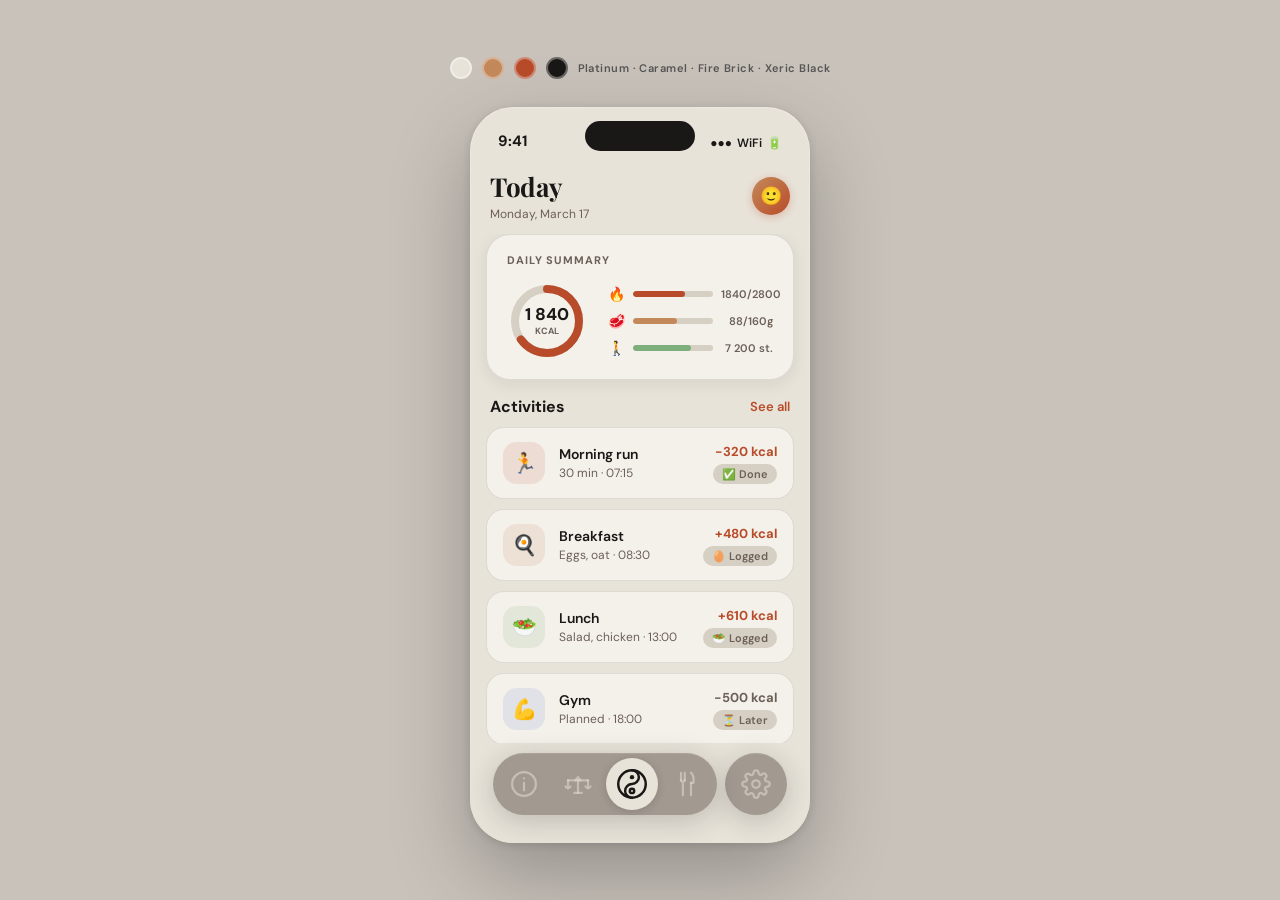
<file: web-ui/index.html>
<!DOCTYPE html>
<html lang="en">
<head>
  <meta charset="UTF-8" />
  <meta name="viewport" content="width=device-width, initial-scale=1.0" />
  <title>Balans</title>
  <link rel="preconnect" href="https://fonts.googleapis.com">
  <link href="https://fonts.googleapis.com/css2?family=Playfair+Display:wght@700;800&family=DM+Sans:wght@400;500;600;700&display=swap" rel="stylesheet">
  <link rel="stylesheet" href="style.css">
</head>
<body>

  <div class="palette-strip">
    <div class="swatch" style="background:#E8E3D9"></div>
    <div class="swatch" style="background:#C4895A"></div>
    <div class="swatch" style="background:#B84C2A"></div>
    <div class="swatch" style="background:#1A1817"></div>
    <span class="palette-label">Platinum · Caramel · Fire Brick · Xeric Black</span>
  </div>

  <div class="phone">
    <div class="island"></div>

    <!-- Status bar -->
    <div class="status-bar">
      <span class="status-time">9:41</span>
      <div class="status-icons">
        <span>●●●</span>
        <span>WiFi</span>
        <span>🔋</span>
      </div>
    </div>

    <!-- Top nav (title updates per screen) -->
    <div class="nav-top">
      <div>
        <div class="nav-top-title">Today</div>
        <div class="nav-top-date">Monday, March 17</div>
      </div>
      <div class="nav-top-avatar">🙂</div>
    </div>

    <!-- Dynamic screen content -->
    <div id="screen" class="screen"></div>

    <!-- Tab bar -->
    <div class="tab-bar-wrap">
      <div class="tab-bar">
        <div class="tab-pill">

          <!-- 1. Info -->
          <button class="tab" onclick="setTab(this,'info')" title="Info">
            <svg class="tab-icon" viewBox="0 0 24 24" fill="none" stroke="currentColor" stroke-width="1.8" stroke-linecap="round" stroke-linejoin="round">
              <circle cx="12" cy="12" r="9.5"/>
              <line x1="12" y1="11" x2="12" y2="17"/>
              <circle cx="12" cy="7.5" r="0.9" fill="currentColor" stroke="none"/>
            </svg>
          </button>

          <!-- 2. Weight / Scales -->
          <button class="tab" onclick="setTab(this,'scale')" title="Weight">
            <svg class="tab-icon" viewBox="0 0 24 24" fill="none" stroke="currentColor" stroke-width="1.8" stroke-linecap="round" stroke-linejoin="round">
              <line x1="12" y1="9" x2="12" y2="19"/>
              <line x1="9"  y1="19" x2="15" y2="19"/>
              <path d="M10,9 L12,6.5 L14,9"/>
              <line x1="4" y1="9" x2="20" y2="9"/>
              <line x1="4" y1="9" x2="4" y2="14"/>
              <path d="M2,14 Q4,17 6,14"/>
              <line x1="20" y1="9" x2="20" y2="14"/>
              <path d="M18,14 Q20,17 22,14"/>
            </svg>
          </button>

          <!-- 3. Balans / Main — default active -->
          <button class="tab active" onclick="setTab(this,'main')" title="Balans">
            <svg class="tab-icon" viewBox="0 0 24 24" fill="none" stroke="currentColor" stroke-width="1.8" stroke-linecap="round">
              <circle cx="12" cy="12" r="10"/>
              <path d="M12,2 A5,5 0 0,1 12,12 A5,5 0 0,0 12,22"/>
              <circle cx="12" cy="7"  r="1.6" fill="currentColor" stroke="none"/>
              <circle cx="12" cy="17" r="1.6" fill="none" stroke="currentColor" stroke-width="1.8"/>
            </svg>
          </button>

          <!-- 4. Food / Calories -->
          <button class="tab" onclick="setTab(this,'food')" title="Food">
            <svg class="tab-icon" viewBox="0 0 24 24" fill="none" stroke="currentColor" stroke-width="1.8" stroke-linecap="round" stroke-linejoin="round">
              <line x1="8"  y1="3" x2="8"  y2="9"/>
              <line x1="11" y1="3" x2="11" y2="9"/>
              <path d="M8,9 Q9.5,12 11,9"/>
              <line x1="9.5" y1="12" x2="9.5" y2="21"/>
              <path d="M16,3 Q18.5,5 18,11 L16,11"/>
              <line x1="16" y1="11" x2="16" y2="21"/>
            </svg>
          </button>

        </div>

        <!-- 5. Settings — separate circle -->
        <div class="tab-solo">
          <button class="tab" onclick="setTab(this,'settings')" title="Settings">
            <svg class="tab-icon" viewBox="0 0 24 24" fill="none" stroke="currentColor" stroke-width="1.8" stroke-linecap="round" stroke-linejoin="round">
              <circle cx="12" cy="12" r="3"/>
              <path d="M19.4,15a1.65,1.65,0,0,0,.33,1.82l.06.06a2,2,0,0,1-2.83,2.83l-.06-.06a1.65,1.65,0,0,0-1.82-.33,1.65,1.65,0,0,0-1,1.51V21a2,2,0,0,1-4,0v-.09A1.65,1.65,0,0,0,9,19.4a1.65,1.65,0,0,0-1.82.33l-.06.06a2,2,0,0,1-2.83-2.83l.06-.06A1.65,1.65,0,0,0,4.68,15a1.65,1.65,0,0,0-1.51-1H3a2,2,0,0,1,0-4h.09A1.65,1.65,0,0,0,4.6,9,1.65,1.65,0,0,0,4.27,7.18l-.06-.06a2,2,0,0,1,2.83-2.83l.06.06A1.65,1.65,0,0,0,9,4.68a1.65,1.65,0,0,0,1-1.51V3a2,2,0,0,1,4,0v.09a1.65,1.65,0,0,0,1,1.51,1.65,1.65,0,0,0,1.82-.33l.06-.06a2,2,0,0,1,2.83,2.83l-.06.06A1.65,1.65,0,0,0,19.4,9a1.65,1.65,0,0,0,1.51,1H21a2,2,0,0,1,0,4h-.09A1.65,1.65,0,0,0,19.4,15z"/>
            </svg>
          </button>
        </div>

      </div>
    </div>

  </div>

  <script src="script.js"></script>
</body>
</html>
</file>
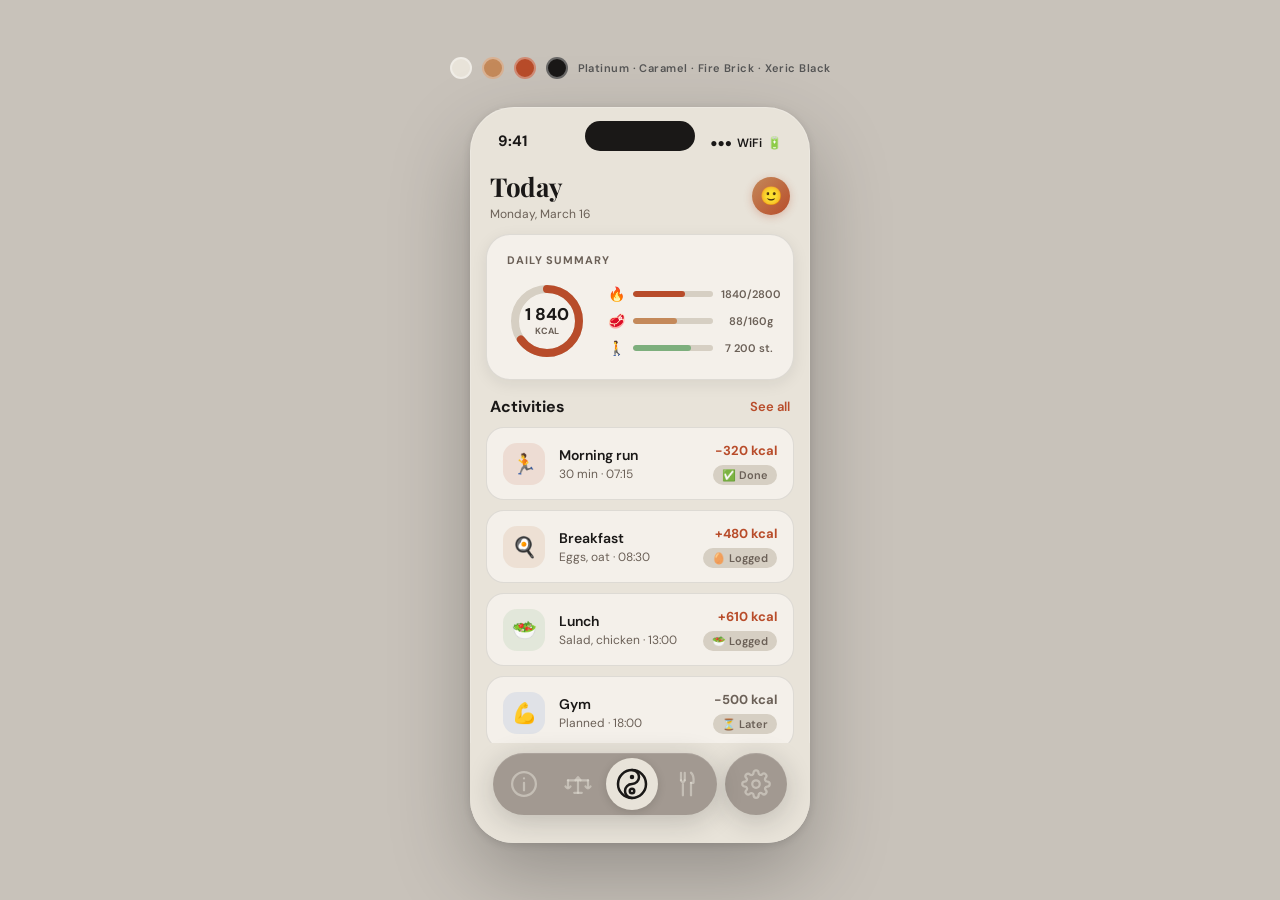
<file: backup/mockup.html>
<!DOCTYPE html>
<html lang="en">
<head>
  <meta charset="UTF-8" />
  <meta name="viewport" content="width=device-width, initial-scale=1.0" />
  <title>Balans — Mockup</title>
  <link rel="preconnect" href="https://fonts.googleapis.com">
  <link href="https://fonts.googleapis.com/css2?family=Playfair+Display:wght@700;800&family=DM+Sans:wght@400;500;600;700&display=swap" rel="stylesheet">
  <style>
    :root {
      --platinum:       #E8E3D9;
      --platinum-2:     #D6CFC3;
      --caramel:        #C4895A;
      --fire-brick:     #B84C2A;
      --xeric:          #1A1817;

      --bg:             var(--platinum);
      --bg-card:        #F4F0EA;
      --bg-card2:       var(--platinum-2);
      --bg-tab:         #F0EBE2;
      --text-primary:   var(--xeric);
      --text-secondary: #6B6057;
      --text-tab:       #9E9088;
      --accent:         var(--fire-brick);
      --accent2:        var(--caramel);
      --border:         rgba(26,24,23,.10);
      --shadow:         rgba(26,24,23,.08);
    }

    * { box-sizing: border-box; margin: 0; padding: 0; }

    body {
      font-family: "DM Sans", -apple-system, sans-serif;
      background: #C8C2BA;
      min-height: 100vh;
      display: flex;
      flex-direction: column;
      align-items: center;
      justify-content: center;
      gap: 28px;
      padding: 40px 20px;
    }

    .palette-strip {
      display: flex;
      gap: 10px;
      align-items: center;
    }
    .swatch {
      width: 22px; height: 22px;
      border-radius: 50%;
      border: 2px solid rgba(255,255,255,.35);
    }
    .palette-label {
      font-size: 11px;
      font-weight: 600;
      color: #555;
      letter-spacing: .04em;
    }

    /* ── Phone shell ── */
    .phone {
      width: 340px;
      height: 736px;
      background: var(--bg);
      border-radius: 44px;
      box-shadow:
        0 32px 80px rgba(0,0,0,.26),
        0 2px 8px rgba(0,0,0,.12),
        inset 0 0 0 1px rgba(255,255,255,.18);
      overflow: hidden;
      display: flex;
      flex-direction: column;
      position: relative;
    }

    /* dynamic island */
    .island {
      position: absolute;
      top: 14px; left: 50%;
      transform: translateX(-50%);
      width: 110px; height: 30px;
      background: var(--xeric);
      border-radius: 20px;
      z-index: 20;
    }

    /* ── Status bar ── */
    .status-bar {
      height: 52px;
      display: flex;
      align-items: flex-end;
      justify-content: space-between;
      padding: 0 28px 8px;
      flex-shrink: 0;
    }
    .status-time {
      font-size: 15px;
      font-weight: 700;
      color: var(--text-primary);
    }
    .status-icons {
      display: flex;
      gap: 5px;
      align-items: center;
      font-size: 12px;
      font-weight: 600;
      color: var(--text-primary);
    }

    /* ── Top nav ── */
    .nav-top {
      padding: 10px 20px 12px;
      display: flex;
      align-items: center;
      justify-content: space-between;
      flex-shrink: 0;
    }
    .nav-top-title {
      font-size: 26px;
      font-weight: 700;
      font-family: "Playfair Display", serif;
      color: var(--text-primary);
      letter-spacing: -.01em;
    }
    .nav-top-date {
      font-size: 12px;
      color: var(--text-secondary);
      margin-top: 2px;
    }
    .nav-top-avatar {
      width: 38px; height: 38px;
      border-radius: 50%;
      background: linear-gradient(135deg, var(--accent2), var(--accent));
      display: flex; align-items: center; justify-content: center;
      font-size: 18px;
      box-shadow: 0 2px 8px rgba(184,76,42,.3);
    }

    /* ── Summary card ── */
    .summary-card {
      margin: 0 16px 14px;
      background: var(--bg-card);
      border-radius: 24px;
      padding: 18px 20px;
      border: 1px solid var(--border);
      box-shadow: 0 4px 16px var(--shadow);
      flex-shrink: 0;
    }
    .summary-label {
      font-size: 11px;
      font-weight: 700;
      text-transform: uppercase;
      letter-spacing: .08em;
      color: var(--text-secondary);
      margin-bottom: 14px;
    }
    .summary-ring-row {
      display: flex;
      align-items: center;
      gap: 20px;
    }
    .ring-wrap {
      position: relative;
      width: 80px; height: 80px;
      flex-shrink: 0;
    }
    .ring-wrap svg { transform: rotate(-90deg); }
    .ring-center {
      position: absolute;
      inset: 0;
      display: flex; flex-direction: column;
      align-items: center; justify-content: center;
    }
    .ring-val { font-size: 17px; font-weight: 800; color: var(--text-primary); line-height: 1; }
    .ring-unit { font-size: 9px; font-weight: 700; color: var(--text-secondary); text-transform: uppercase; margin-top: 2px; }

    .summary-stats { flex: 1; display: flex; flex-direction: column; gap: 9px; }
    .stat-row { display: flex; align-items: center; gap: 8px; }
    .stat-bar-bg {
      flex: 1; height: 6px; border-radius: 3px;
      background: var(--bg-card2); overflow: hidden;
    }
    .stat-bar-fill { height: 100%; border-radius: 3px; }
    .stat-emoji { font-size: 14px; width: 18px; text-align: center; }
    .stat-num { font-size: 11px; font-weight: 600; color: var(--text-secondary); width: 52px; text-align: right; }

    /* ── Section header ── */
    .section-header {
      padding: 2px 20px 10px;
      display: flex; align-items: center; justify-content: space-between;
      flex-shrink: 0;
    }
    .section-title { font-size: 16px; font-weight: 700; color: var(--text-primary); }
    .section-more { font-size: 13px; font-weight: 600; color: var(--accent); cursor: pointer; }

    /* ── Content scroll ── */
    .content {
      flex: 1;
      overflow-y: auto;
      padding: 0 16px 8px;
      display: flex; flex-direction: column; gap: 10px;
    }
    .content::-webkit-scrollbar { display: none; }

    .activity-item {
      background: var(--bg-card);
      border-radius: 18px;
      padding: 14px 16px;
      display: flex; align-items: center; gap: 14px;
      border: 1px solid var(--border);
    }
    .activity-icon {
      width: 42px; height: 42px; border-radius: 14px;
      display: flex; align-items: center; justify-content: center;
      font-size: 20px; flex-shrink: 0;
    }
    .c1 { background: rgba(184,76,42,.12); }
    .c2 { background: rgba(196,137,90,.15); }
    .c3 { background: rgba(100,160,100,.12); }
    .c4 { background: rgba(80,120,200,.12); }

    .activity-text { flex: 1; }
    .activity-name { font-size: 14px; font-weight: 600; color: var(--text-primary); }
    .activity-sub  { font-size: 12px; color: var(--text-secondary); margin-top: 2px; }
    .activity-val  { font-size: 13px; font-weight: 700; color: var(--accent); }

    .chip {
      display: inline-flex; align-items: center; gap: 4px;
      background: var(--bg-card2); border-radius: 10px;
      padding: 3px 9px; font-size: 11px; font-weight: 600; color: var(--text-secondary);
    }

    /* ══════════════════════════════════
       BOTTOM TAB BAR  — floating pill
    ══════════════════════════════════ */
    .tab-bar-wrap {
      flex-shrink: 0;
      background: var(--bg);
      padding: 10px 16px 28px;
      display: flex;
      justify-content: center;
      align-items: center;
      gap: 9px;
    }

    .tab-bar {
      display: flex;
      align-items: center;
      gap: 8px;
    }

    /* main pill — overflow visible so active circle can bleed out */
    .tab-pill {
      background: #A29991;
      border-radius: 40px;
      padding: 5px;
      display: flex;
      align-items: center;
      gap: 2px;
      box-shadow:
        0 6px 28px rgba(26,24,23,.20),
        inset 0 1px 0 rgba(255,255,255,.10);
      overflow: visible;   /* ← key: lets active circle bleed */
      position: relative;
    }

    /* separate circle for settings */
    .tab-solo {
      background: #A29991;
      border-radius: 50%;
      padding: 5px;
      width: 62px;
      height: 62px;
      display: flex;
      align-items: center;
      justify-content: center;
      flex-shrink: 0;
      box-shadow:
        0 6px 28px rgba(26,24,23,.20),
        inset 0 1px 0 rgba(255,255,255,.10);
    }

    /* every tab button */
    .tab {
      width: 52px;
      height: 52px;
      border-radius: 50%;
      border: none;
      background: transparent;
      cursor: pointer;
      display: flex;
      align-items: center;
      justify-content: center;
      flex-shrink: 0;
      position: relative;
      z-index: 1;
      -webkit-tap-highlight-color: transparent;
      transition:
        background .22s cubic-bezier(.34,1.56,.64,1),
        width     .22s cubic-bezier(.34,1.56,.64,1),
        height    .22s cubic-bezier(.34,1.56,.64,1),
        box-shadow .22s ease;
    }

    .tab-icon {
      width: 30px; height: 30px;
      display: block;
      pointer-events: none;
      color: rgba(232,227,217,0.5);
      transition: color .22s ease, transform .25s cubic-bezier(.34,1.56,.64,1);
    }

    .tab.active {
      background: var(--platinum);
      box-shadow: 0 2px 8px rgba(26,24,23,.15);
    }
    .tab.active .tab-icon {
      color: var(--xeric);
      transform: scale(1.12);
    }
  </style>
</head>
<body>

  <div class="palette-strip">
    <div class="swatch" style="background:#E8E3D9"></div>
    <div class="swatch" style="background:#C4895A"></div>
    <div class="swatch" style="background:#B84C2A"></div>
    <div class="swatch" style="background:#1A1817"></div>
    <span class="palette-label">Platinum · Caramel · Fire Brick · Xeric Black</span>
  </div>

  <div class="phone">

    <div class="island"></div>

    <div class="status-bar">
      <span class="status-time">9:41</span>
      <div class="status-icons">
        <span>●●●</span>
        <span>WiFi</span>
        <span>🔋</span>
      </div>
    </div>

    <div class="nav-top">
      <div>
        <div class="nav-top-title">Today</div>
        <div class="nav-top-date">Monday, March 16</div>
      </div>
      <div class="nav-top-avatar">🙂</div>
    </div>

    <div class="summary-card">
      <div class="summary-label">Daily summary</div>
      <div class="summary-ring-row">
        <div class="ring-wrap">
          <svg width="80" height="80" viewBox="0 0 80 80">
            <circle cx="40" cy="40" r="32" fill="none" stroke="#D6CFC3" stroke-width="8"/>
            <circle cx="40" cy="40" r="32" fill="none"
              stroke="#B84C2A" stroke-width="8"
              stroke-dasharray="200.96" stroke-dashoffset="70"
              stroke-linecap="round"/>
          </svg>
          <div class="ring-center">
            <div class="ring-val">1 840</div>
            <div class="ring-unit">kcal</div>
          </div>
        </div>
        <div class="summary-stats">
          <div class="stat-row">
            <span class="stat-emoji">🔥</span>
            <div class="stat-bar-bg"><div class="stat-bar-fill" style="width:65%;background:#B84C2A"></div></div>
            <span class="stat-num">1840/2800</span>
          </div>
          <div class="stat-row">
            <span class="stat-emoji">🥩</span>
            <div class="stat-bar-bg"><div class="stat-bar-fill" style="width:55%;background:#C4895A"></div></div>
            <span class="stat-num">88/160g</span>
          </div>
          <div class="stat-row">
            <span class="stat-emoji">🚶</span>
            <div class="stat-bar-bg"><div class="stat-bar-fill" style="width:72%;background:#7DAF7D"></div></div>
            <span class="stat-num">7 200 st.</span>
          </div>
        </div>
      </div>
    </div>

    <div class="section-header">
      <span class="section-title">Activities</span>
      <span class="section-more">See all</span>
    </div>

    <div class="content">
      <div class="activity-item">
        <div class="activity-icon c1">🏃</div>
        <div class="activity-text">
          <div class="activity-name">Morning run</div>
          <div class="activity-sub">30 min · 07:15</div>
        </div>
        <div style="text-align:right">
          <div class="activity-val">−320 kcal</div>
          <div style="margin-top:4px"><span class="chip">✅ Done</span></div>
        </div>
      </div>

      <div class="activity-item">
        <div class="activity-icon c2">🍳</div>
        <div class="activity-text">
          <div class="activity-name">Breakfast</div>
          <div class="activity-sub">Eggs, oat · 08:30</div>
        </div>
        <div style="text-align:right">
          <div class="activity-val">+480 kcal</div>
          <div style="margin-top:4px"><span class="chip">🥚 Logged</span></div>
        </div>
      </div>

      <div class="activity-item">
        <div class="activity-icon c3">🥗</div>
        <div class="activity-text">
          <div class="activity-name">Lunch</div>
          <div class="activity-sub">Salad, chicken · 13:00</div>
        </div>
        <div style="text-align:right">
          <div class="activity-val">+610 kcal</div>
          <div style="margin-top:4px"><span class="chip">🥗 Logged</span></div>
        </div>
      </div>

      <div class="activity-item">
        <div class="activity-icon c4">💪</div>
        <div class="activity-text">
          <div class="activity-name">Gym</div>
          <div class="activity-sub">Planned · 18:00</div>
        </div>
        <div style="text-align:right">
          <div class="activity-val" style="color:var(--text-secondary)">−500 kcal</div>
          <div style="margin-top:4px"><span class="chip">⏳ Later</span></div>
        </div>
      </div>
    </div>

    <!-- Floating pill tab bar -->
    <div class="tab-bar-wrap">
      <div class="tab-bar">
        <div class="tab-pill">

          <!-- 1. Info -->
          <button class="tab" onclick="setTab(this)" title="Info">
            <svg class="tab-icon" viewBox="0 0 24 24" fill="none" stroke="currentColor" stroke-width="1.8" stroke-linecap="round" stroke-linejoin="round">
              <circle cx="12" cy="12" r="9.5"/>
              <line x1="12" y1="11" x2="12" y2="17"/>
              <circle cx="12" cy="7.5" r="0.9" fill="currentColor" stroke="none"/>
            </svg>
          </button>

          <!-- 2. Weight / Scales -->
          <button class="tab" onclick="setTab(this)" title="Weight">
            <svg class="tab-icon" viewBox="0 0 24 24" fill="none" stroke="currentColor" stroke-width="1.8" stroke-linecap="round" stroke-linejoin="round">
              <line x1="12" y1="9" x2="12" y2="19"/>
              <line x1="9"  y1="19" x2="15" y2="19"/>
              <path d="M10,9 L12,6.5 L14,9"/>
              <line x1="4" y1="9" x2="20" y2="9"/>
              <line x1="4" y1="9" x2="4" y2="14"/>
              <path d="M2,14 Q4,17 6,14"/>
              <line x1="20" y1="9" x2="20" y2="14"/>
              <path d="M18,14 Q20,17 22,14"/>
            </svg>
          </button>

          <!-- 3. Yin-Yang / Balans — default active -->
          <button class="tab active" onclick="setTab(this)" title="Balans">
            <svg class="tab-icon" viewBox="0 0 24 24" fill="none" stroke="currentColor" stroke-width="1.8" stroke-linecap="round">
              <circle cx="12" cy="12" r="10"/>
              <path d="M12,2 A5,5 0 0,1 12,12 A5,5 0 0,0 12,22"/>
              <circle cx="12" cy="7"  r="1.6" fill="currentColor" stroke="none"/>
              <circle cx="12" cy="17" r="1.6" fill="none"         stroke="currentColor" stroke-width="1.8"/>
            </svg>
          </button>

          <!-- 4. Food / Calories -->
          <button class="tab" onclick="setTab(this)" title="Food">
            <svg class="tab-icon" viewBox="0 0 24 24" fill="none" stroke="currentColor" stroke-width="1.8" stroke-linecap="round" stroke-linejoin="round">
              <!-- Fork -->
              <line x1="8"  y1="3" x2="8"  y2="9"/>
              <line x1="11" y1="3" x2="11" y2="9"/>
              <path d="M8,9 Q9.5,12 11,9"/>
              <line x1="9.5" y1="12" x2="9.5" y2="21"/>
              <!-- Knife -->
              <path d="M16,3 Q18.5,5 18,11 L16,11"/>
              <line x1="16" y1="11" x2="16" y2="21"/>
            </svg>
          </button>

        </div>

        <!-- 5. Settings — separate circle -->
        <div class="tab-solo">
          <button class="tab" onclick="setTab(this)" title="Settings">
            <svg class="tab-icon" viewBox="0 0 24 24" fill="none" stroke="currentColor" stroke-width="1.8" stroke-linecap="round" stroke-linejoin="round">
              <circle cx="12" cy="12" r="3"/>
              <path d="M19.4,15a1.65,1.65,0,0,0,.33,1.82l.06.06a2,2,0,0,1-2.83,2.83l-.06-.06a1.65,1.65,0,0,0-1.82-.33,1.65,1.65,0,0,0-1,1.51V21a2,2,0,0,1-4,0v-.09A1.65,1.65,0,0,0,9,19.4a1.65,1.65,0,0,0-1.82.33l-.06.06a2,2,0,0,1-2.83-2.83l.06-.06A1.65,1.65,0,0,0,4.68,15a1.65,1.65,0,0,0-1.51-1H3a2,2,0,0,1,0-4h.09A1.65,1.65,0,0,0,4.6,9,1.65,1.65,0,0,0,4.27,7.18l-.06-.06a2,2,0,0,1,2.83-2.83l.06.06A1.65,1.65,0,0,0,9,4.68a1.65,1.65,0,0,0,1-1.51V3a2,2,0,0,1,4,0v.09a1.65,1.65,0,0,0,1,1.51,1.65,1.65,0,0,0,1.82-.33l.06-.06a2,2,0,0,1,2.83,2.83l-.06.06A1.65,1.65,0,0,0,19.4,9a1.65,1.65,0,0,0,1.51,1H21a2,2,0,0,1,0,4h-.09A1.65,1.65,0,0,0,19.4,15z"/>
            </svg>
          </button>
        </div>

      </div>
    </div>

  </div>

  <script>
    function setTab(el) {
      document.querySelectorAll('.tab').forEach(t => t.classList.remove('active'));
      el.classList.add('active');
    }
  </script>
</body>
</html>
</file>
<file: web-ui/style.css>
/* ── Palette ── */
:root {
  --platinum:       #E8E3D9;
  --platinum-2:     #D6CFC3;
  --caramel:        #C4895A;
  --fire-brick:     #B84C2A;
  --xeric:          #1A1817;

  --bg:             var(--platinum);
  --bg-card:        #F4F0EA;
  --bg-card2:       var(--platinum-2);
  --text-primary:   var(--xeric);
  --text-secondary: #6B6057;
  --accent:         var(--fire-brick);
  --accent2:        var(--caramel);
  --border:         rgba(26,24,23,.10);
  --shadow:         rgba(26,24,23,.08);
}

* { box-sizing: border-box; margin: 0; padding: 0; }

body {
  font-family: "DM Sans", -apple-system, sans-serif;
  background: #C8C2BA;
  min-height: 100vh;
  display: flex;
  flex-direction: column;
  align-items: center;
  justify-content: center;
  gap: 28px;
  padding: 40px 20px;
}

/* ── Palette strip (outside phone) ── */
.palette-strip {
  display: flex;
  gap: 10px;
  align-items: center;
}
.swatch {
  width: 22px; height: 22px;
  border-radius: 50%;
  border: 2px solid rgba(255,255,255,.35);
}
.palette-label {
  font-size: 11px;
  font-weight: 600;
  color: #555;
  letter-spacing: .04em;
}

/* ── Phone shell ── */
.phone {
  width: 340px;
  height: 736px;
  background: var(--bg);
  border-radius: 44px;
  box-shadow:
    0 32px 80px rgba(0,0,0,.26),
    0 2px 8px rgba(0,0,0,.12),
    inset 0 0 0 1px rgba(255,255,255,.18);
  overflow: hidden;
  display: flex;
  flex-direction: column;
  position: relative;
}

/* dynamic island */
.island {
  position: absolute;
  top: 14px; left: 50%;
  transform: translateX(-50%);
  width: 110px; height: 30px;
  background: var(--xeric);
  border-radius: 20px;
  z-index: 20;
}

/* ── Status bar ── */
.status-bar {
  height: 52px;
  display: flex;
  align-items: flex-end;
  justify-content: space-between;
  padding: 0 28px 8px;
  flex-shrink: 0;
}
.status-time {
  font-size: 15px;
  font-weight: 700;
  color: var(--text-primary);
}
.status-icons {
  display: flex;
  gap: 5px;
  align-items: center;
  font-size: 12px;
  font-weight: 600;
  color: var(--text-primary);
}

/* ── Top nav ── */
.nav-top {
  padding: 10px 20px 12px;
  display: flex;
  align-items: center;
  justify-content: space-between;
  flex-shrink: 0;
}
.nav-top-title {
  font-size: 26px;
  font-weight: 700;
  font-family: "Playfair Display", serif;
  color: var(--text-primary);
  letter-spacing: -.01em;
}
.nav-top-date {
  font-size: 12px;
  color: var(--text-secondary);
  margin-top: 2px;
}
.nav-top-avatar {
  width: 38px; height: 38px;
  border-radius: 50%;
  background: linear-gradient(135deg, var(--accent2), var(--accent));
  display: flex; align-items: center; justify-content: center;
  font-size: 18px;
  box-shadow: 0 2px 8px rgba(184,76,42,.3);
}

/* ── Screen container (dynamic content area) ── */
.screen {
  flex: 1;
  overflow-y: auto;
  overflow-x: hidden;
  display: flex;
  flex-direction: column;
  min-height: 0;
}
.screen::-webkit-scrollbar { display: none; }

/* ══════════════════════════════════
   BOTTOM TAB BAR  — floating pill
══════════════════════════════════ */
.tab-bar-wrap {
  flex-shrink: 0;
  background: var(--bg);
  padding: 10px 16px 28px;
  display: flex;
  justify-content: center;
  align-items: center;
}

.tab-bar {
  display: flex;
  align-items: center;
  gap: 8px;
}

/* main pill */
.tab-pill {
  background: #A29991;
  border-radius: 40px;
  padding: 5px;
  display: flex;
  align-items: center;
  gap: 2px;
  box-shadow:
    0 6px 28px rgba(26,24,23,.20),
    inset 0 1px 0 rgba(255,255,255,.10);
  overflow: visible;
  position: relative;
}

/* separate settings circle */
.tab-solo {
  background: #A29991;
  border-radius: 50%;
  padding: 5px;
  width: 62px;
  height: 62px;
  display: flex;
  align-items: center;
  justify-content: center;
  flex-shrink: 0;
  box-shadow:
    0 6px 28px rgba(26,24,23,.20),
    inset 0 1px 0 rgba(255,255,255,.10);
}

/* every tab button */
.tab {
  width: 52px;
  height: 52px;
  border-radius: 50%;
  border: none;
  background: transparent;
  cursor: pointer;
  display: flex;
  align-items: center;
  justify-content: center;
  flex-shrink: 0;
  position: relative;
  z-index: 1;
  -webkit-tap-highlight-color: transparent;
  transition:
    background  .22s cubic-bezier(.34,1.56,.64,1),
    box-shadow  .22s ease;
}

.tab-icon {
  width: 30px; height: 30px;
  display: block;
  pointer-events: none;
  color: rgba(232,227,217,0.5);
  transition: color .22s ease, transform .25s cubic-bezier(.34,1.56,.64,1);
}

.tab.active {
  background: var(--platinum);
  box-shadow: 0 2px 8px rgba(26,24,23,.15);
}
.tab.active .tab-icon {
  color: var(--xeric);
  transform: scale(1.1);
}
</file>
